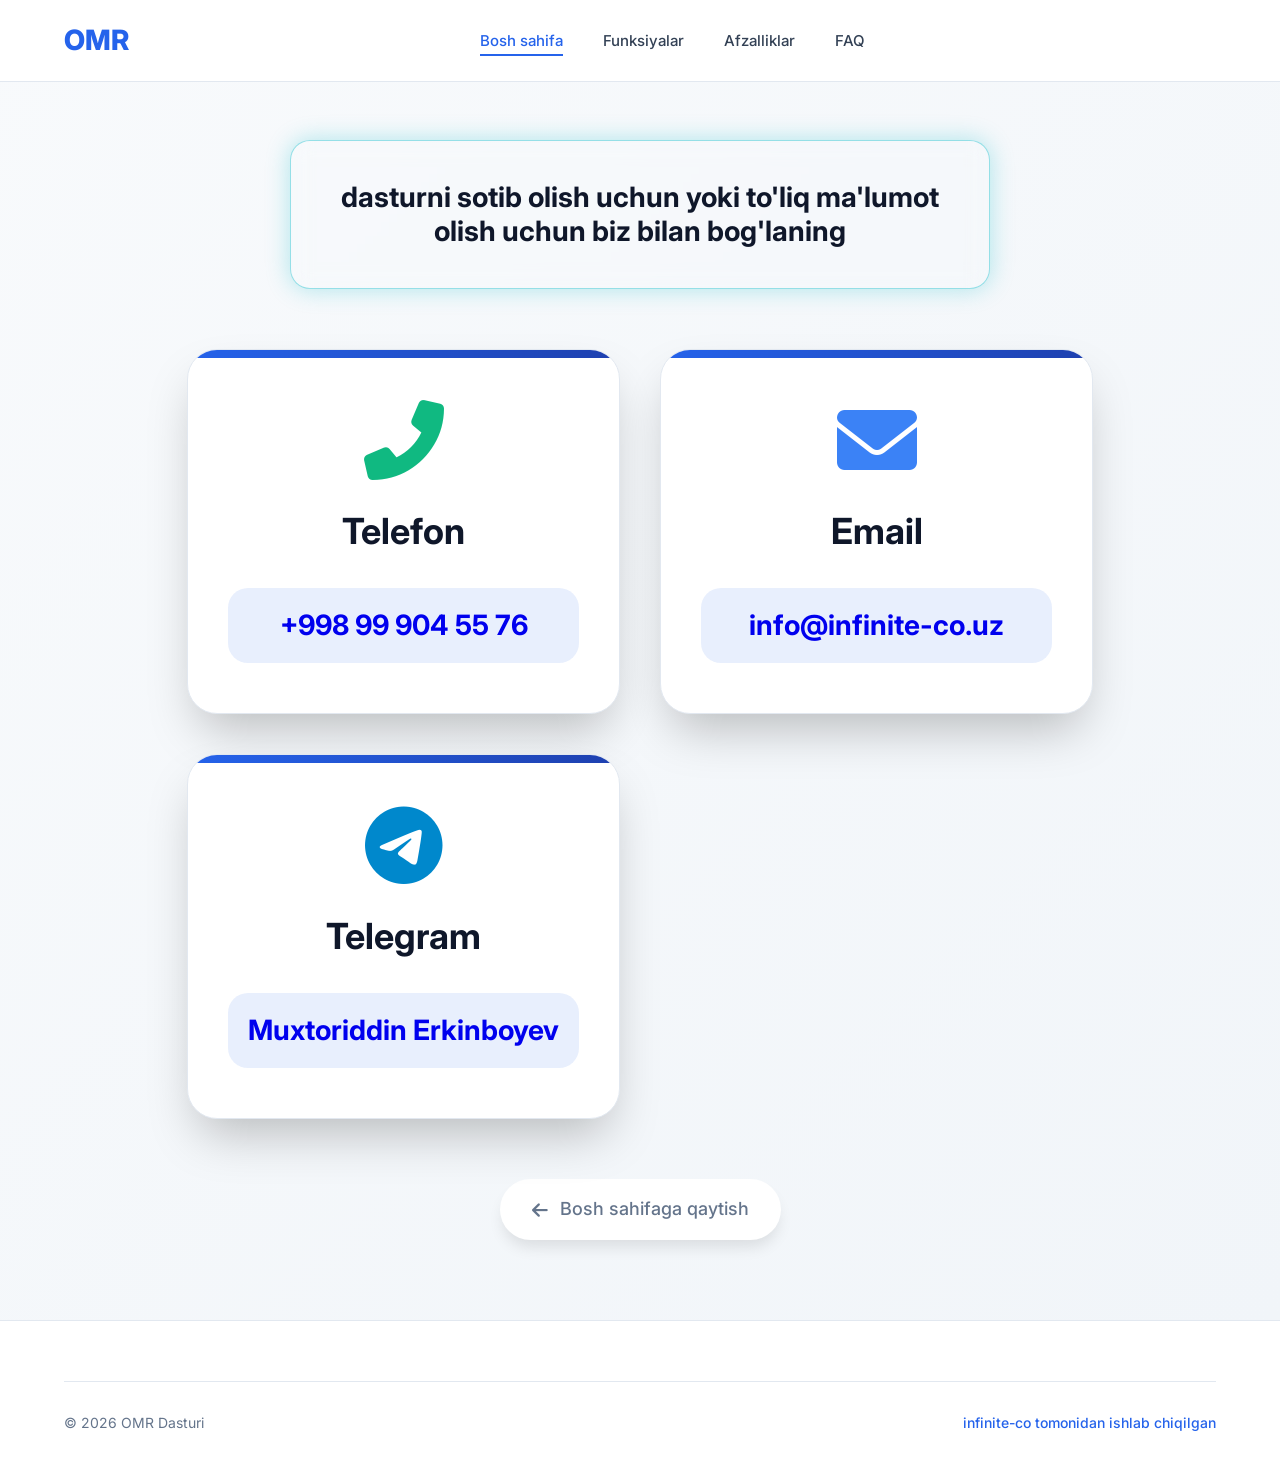
<file: contact.html>
<!DOCTYPE html>
<html lang="uz">
<head>
    <meta charset="UTF-8">
    <meta name="viewport" content="width=device-width, initial-scale=1.0">
    <title>OMR</title>
    <meta name="description" content="OMR System bilan bog'laning. Manzil, telefon, email va telegram orqali biz bilan aloqaga chiqing.">
    <meta name="author" content="OMR">
    <link href="https://fonts.googleapis.com/css2?family=Inter:wght@300;400;500;600;700;800&display=swap" rel="stylesheet">
    <link rel="stylesheet" href="https://cdnjs.cloudflare.com/ajax/libs/font-awesome/6.0.0/css/all.min.css">
    <link rel="stylesheet" href="style.css">
</head>
<body>
    <nav class="navbar">
        <div class="container navbar-content">
            <a href="index.html" class="logo" aria-label="OMR System bosh sahifa">
                <span>OMR</span>
            </a>
                
            <ul class="nav-links" id="navLinks">
                <li><a href="index.html#home" class="active">Bosh sahifa</a></li>
                <li><a href="index.html#demo">Funksiyalar</a></li>
                <li><a href="index.html#features">Afzalliklar</a></li>
                <li><a href="index.html#faq">FAQ</a></li>
            </ul>
            <div class="nav-actions">
            </div>
        </div>
    </nav>
    

    <section class="contact-page">
        <div class="container">
            <div class="contact-header">
                <h3> dasturni sotib olish uchun yoki to'liq ma'lumot olish uchun biz bilan bog'laning</h3>
            </div>
            
            <div class="contact-grid">
                
                <div class="contact-card card-phone">
                    <i class="fas fa-phone-alt"></i>
                    <h3>Telefon</h3>
                    <div class="detail"><a href="tel:+998 99 904 55 76">+998 99 904 55 76</a></div>
                </div>
                

                <div class="contact-card card-email">
                    <i class="fas fa-envelope"></i>
                    <h3>Email</h3>
                    <div class="detail"><a href="https://infinite-co.uz">info@infinite-co.uz</a></div>
                </div>
                

                <div class="contact-card card-telegram">
                    <i class="fab fa-telegram-plane"></i>
                    <h3>Telegram</h3>
                    <div class="detail"><a href="https://t.me/Mukhtoriddin">Muxtoriddin Erkinboyev</a></div>
                </div>
            </div>
            
            <div class="back-link">
                <a href="index.html"><i class="fas fa-arrow-left"></i> Bosh sahifaga qaytish</a>
            </div>
        </div>
    </section>

    <footer class="footer">
        <div class="container">
            <div class="footer-bottom">
                <p>&copy; 2024 OMR Dasturi</p>
                <p class="credit"> infinite-co tomonidan ishlab chiqilgan</p>
            </div>
        </div>
    </footer>
    
    <script src="script.js"></script>
</body>
</html>
</file>
<file: style.css>
:root {
    --primary: #0f172a;
    --primary-light: #1e293b;
    --primary-dark: #020617;
    --secondary: #334155;
    --secondary-light: #64748b;
    --secondary-dark: #1e293b;
    --accent: #2563eb;
    --accent-hover: #1d4ed8;
    --accent-light: #3b82f6;
    --accent-gradient: linear-gradient(135deg, #2563eb 0%, #1e40af 100%);
    --bg-body: #f8fafc;
    --bg-card: #ffffff;
    --bg-section: #f1f5f9;
    --bg-alt: #e2e8f0;
    --cta-gradient: linear-gradient(135deg, #1e40af 0%, #3b82f6 50%, #1e40af 100%);
    --text-main: #0f172a;
    --text-light: #64748b;
    --text-white: #ffffff;
    --text-muted: #94a3b8;    
    --border: #e2e8f0;
    --shadow: 0 10px 15px -3px rgba(0, 0, 0, 0.1);
    --shadow-lg: 0 20px 25px -5px rgba(0, 0, 0, 0.1);
    --shadow-xl: 0 25px 50px -12px rgba(0, 0, 0, 0.25);
    --font-family: 'Inter', sans-serif;
    --transition-fast: 0.2s ease;
    --transition-base: 0.3s ease;
    --transition-slow: 0.5s ease;
    --radius-sm: 8px;
    --radius-md: 12px;
    --radius-lg: 16px;
    --radius-xl: 24px;
    --radius-full: 9999px;
}

* {
    margin: 0;
    padding: 0;
    box-sizing: border-box;
}

html {
    scroll-behavior: smooth;
    font-size: 16px;
}

body {
    font-family: var(--font-family);
    color: var(--text-main);
    background-color: var(--bg-body);
    line-height: 1.6;
    overflow-x: hidden;
}

.container {
    max-width: 1200px;
    margin: 0 auto;
    padding: 0 24px;
}

a {
    text-decoration: none;
    transition: all var(--transition-base);
}

ul {
    list-style: none;
}

img {
    max-width: 100%;
    height: auto;
    display: block;
}

h1, h2, h3, h4, h5, h6 {
    font-weight: 700;
    line-height: 1.2;
    color: var(--text-main);
}

h1 {
    font-size: 48px;
    font-weight: 800;
}

h2 {
    font-size: 40px;
}

h3 {
    font-size: 28px;
}

.section-header {
    text-align: center;
    max-width: 700px;
    margin: 0 auto 60px;
}

.subtitle {
    color: var(--accent);
    font-size: 14px;
    font-weight: 600;
    text-transform: uppercase;
    letter-spacing: 2px;
    display: block;
    margin-bottom: 16px;
}

.gradient-text {
    background: var(--accent-gradient);
    -webkit-background-clip: text;
    background-clip: text;
    color: transparent;
    display: inline-block;
}

.loader {
    position: fixed;
    top: 0;
    left: 0;
    width: 100%;
    height: 100%;
    background: var(--bg-body);
    display: flex;
    justify-content: center;
    align-items: center;
    z-index: 9999;
    transition: opacity var(--transition-base);
}

.loader.fade-out {
    opacity: 0;
    pointer-events: none;
}

.loader-content {
    text-align: center;
}

.loader-spinner {
    width: 50px;
    height: 50px;
    border: 3px solid var(--border);
    border-top-color: var(--accent);
    border-radius: 50%;
    animation: spin 1s infinite linear;
    margin-bottom: 16px;
}

@keyframes spin {
    to { transform: rotate(360deg); }
}

.navbar {
    background: rgba(255, 255, 255, 0.98);
    padding: 18px 0;
    position: fixed;
    width: 100%;
    top: 0;
    z-index: 1000;
    border-bottom: 1px solid var(--border);
    transition: all var(--transition-base);
}

.navbar.scrolled {
    padding: 12px 0;
    box-shadow: var(--shadow);
}

.navbar-content {
    display: flex;
    justify-content: space-between;
    align-items: center;
}

.logo {
    font-size: 28px;
    font-weight: 800;
    color: var(--primary);
}

.logo span {
    color: var(--accent);
}

.nav-links {
    display: flex;
    gap: 40px;
}

.nav-links a {
    color: var(--secondary);
    font-weight: 500;
    font-size: 15px;
    position: relative;
    padding: 4px 0;
}

.nav-links a::after {
    content: '';
    position: absolute;
    bottom: -2px;
    left: 0;
    width: 0;
    height: 2px;
    background: var(--accent);
    transition: width var(--transition-base);
}

.nav-links a:hover,
.nav-links a.active {
    color: var(--accent);
}

.nav-links a:hover::after,
.nav-links a.active::after {
    width: 100%;
}

.nav-actions {
    display: flex;
    align-items: center;
    gap: 20px;
}

.hamburger {
    display: none;
    flex-direction: column;
    cursor: pointer;
    background: none;
    border: none;
    padding: 10px;
}

.hamburger span {
    width: 25px;
    height: 3px;
    background: var(--primary);
    margin: 2px 0;
    transition: all var(--transition-base);
}

.hamburger.active span:nth-child(1) {
    transform: rotate(45deg) translate(5px, 5px);
}

.hamburger.active span:nth-child(2) {
    opacity: 0;
}

.hamburger.active span:nth-child(3) {
    transform: rotate(-45deg) translate(7px, -7px);
}

.btn-primary {
    background: linear-gradient(135deg, var(--accent) 0%, var(--accent-hover) 100%);
    color: var(--text-white);
    padding: 14px 32px;
    border-radius: var(--radius-md);
    font-weight: 600;
    display: inline-flex;
    align-items: center;
    gap: 8px;
    border: none;
    box-shadow: 0 4px 15px rgba(37, 99, 235, 0.3);
    transition: all var(--transition-base);
}

.btn-primary:hover {
    transform: translateY(-3px);
    box-shadow: 0 6px 20px rgba(37, 99, 235, 0.4);
}

.btn-outline {
    background-color: transparent;
    color: var(--accent);
    padding: 12px 30px;
    border-radius: var(--radius-md);
    font-weight: 600;
    display: inline-flex;
    align-items: center;
    gap: 8px;
    border: 2px solid var(--accent);
}

.btn-outline:hover {
    background-color: var(--accent);
    color: var(--text-white);
    transform: translateY(-3px);
}

.btn-cta {
    background: var(--text-white);
    color: var(--accent);
    padding: 18px 45px;
    border-radius: var(--radius-md);
    font-weight: 700;
    font-size: 17px;
    display: inline-flex;
    align-items: center;
    gap: 10px;
    box-shadow: 0 6px 25px rgba(0, 0, 0, 0.25);
}

.btn-cta:hover {
    background: var(--bg-body);
    transform: translateY(-5px);
}

.hero {
    padding: 180px 0 120px;
    background: linear-gradient(135deg, #f0f9ff 0%, #e0f2fe 50%, #dbeafe 100%);
    position: relative;
    overflow: hidden;
}

.hero-content {
    display: grid;
    grid-template-columns: 1.1fr 1fr;
    gap: 60px;
    align-items: center;
}

.badge {
    background: rgba(37, 99, 235, 0.1);
    color: var(--accent);
    padding: 8px 16px;
    border-radius: 40px;
    font-size: 14px;
    font-weight: 600;
    display: inline-flex;
    align-items: center;
    gap: 6px;
    margin-bottom: 24px;
}

.hero-text h1 {
    margin-bottom: 24px;
}

.hero-description {
    font-size: 18px;
    color: var(--text-light);
    margin-bottom: 32px;
    max-width: 600px;
}

.hero-stats {
    display: flex;
    gap: 40px;
    margin-bottom: 32px;
}

.stat-item {
    display: flex;
    flex-direction: column;
}

.stat-number {
    font-size: 32px;
    font-weight: 800;
    color: var(--accent);
}

.stat-label {
    font-size: 14px;
    color: var(--text-light);
    text-transform: uppercase;
    letter-spacing: 0.5px;
}

.hero-btns {
    display: flex;
    gap: 16px;
    margin-bottom: 40px;
    flex-wrap: wrap;
}

.trust-badges p {
    color: var(--text-light);
    font-size: 14px;
    margin-bottom: 12px;
}

.trust-icons {
    display: flex;
    gap: 24px;
    color: var(--text-light);
    font-size: 24px;
    opacity: 0.7;
}

/* Hero Visual */
.hero-visual {
    position: relative;
}

.main-image {
    width: 500px;
    height: 400px;
    border-radius: var(--radius-lg);
    box-shadow: var(--shadow-xl);
    animation: float 6s ease-in-out infinite;
    margin-left: 140px;
}

@keyframes float {
    0%, 100% { transform: translateY(0); }
    50% { transform: translateY(-10px); }
}

.floating-card {
    position: absolute;
    background: white;
    padding: 12px 18px;
    border-radius: var(--radius-md);
    box-shadow: var(--shadow-lg);
    display: flex;
    align-items: center;
    gap: 10px;
    animation: floatCard 4s ease-in-out infinite;
}

.floating-card i {
    color: var(--accent);
    font-size: 20px;
}

.card-1 {
    top: -20px;
    right: -20px;
}

.card-2 {
    bottom: 40px;
    left: -20px;
    animation-delay: 1s;
}

.card-3 {
    top: 40%;
    right: -30px;
    animation-delay: 2s;
}

@keyframes floatCard {
    0%, 100% { transform: translateY(0); }
    50% { transform: translateY(-5px); }
}

.scroll-indicator {
    position: absolute;
    bottom: 30px;
    left: 50%;
    transform: translateX(-50%);
    display: flex;
    flex-direction: column;
    align-items: center;
    gap: 8px;
    color: var(--text-light);
    font-size: 14px;
}

.scroll-indicator i {
    animation: bounce 2s infinite;
}

@keyframes bounce {
    0%, 100% { transform: translateY(0); }
    50% { transform: translateY(5px); }
}

.demo-section {
    padding: 100px 0;
    background: var(--bg-card);
}

.video-slider-container {
    position: relative;
    max-width: 1000px;
    margin: 0 auto;
    padding: 0 60px;
}

.slider-btn {
    position: absolute;
    top: 50%;
    transform: translateY(-50%);
    background: var(--bg-card);
    border: 2px solid var(--border);
    width: 50px;
    height: 50px;
    border-radius: 50%;
    cursor: pointer;
    display: flex;
    align-items: center;
    justify-content: center;
    font-size: 18px;
    color: var(--primary);
    transition: all var(--transition-base);
    box-shadow: var(--shadow);
    z-index: 10;
}

.slider-btn:hover {
    background: var(--accent);
    color: var(--text-white);
    border-color: var(--accent);
    transform: translateY(-50%) scale(1.1);
}

.prev-btn {
    left: 0;
}

.next-btn {
    right: 0;
}



.slide {
    display: none;
    animation: fadeIn 10s ease;
}

.slide.active {
    display: block;
}

.slide-video {
    width: 100%;
    background: #000;
    position: relative;
    padding-top: 56.25%; /* 16:9 Aspect Ratio */
    overflow: hidden;
}

.slide-video video {
    position: absolute;
    top: 0;
    left: 0;
    width: 100%;
    height: 100%;
    object-fit: contain;
    display: block;
    background: #000;
}

.slide-info {
    padding: 40px;
    background: var(--bg-card);
    text-align: center;
}

.slide-icon {
    width: 80px;
    height: 80px;
    background: linear-gradient(135deg, var(--accent) 0%, var(--accent-light) 100%);
    border-radius: 20px;
    display: flex;
    align-items: center;
    justify-content: center;
    color: var(--text-white);
    font-size: 36px;
    margin: 0 auto 24px;
    box-shadow: 0 10px 30px rgba(37, 99, 235, 0.3);
}

.slide-info h3 {
    font-size: 28px;
    margin-bottom: 16px;
}

.slide-info p {
    font-size: 17px;
    color: var(--text-light);
    line-height: 1.7;
    max-width: 700px;
    margin: 0 auto;
}

.slider-dots {
    display: flex;
    justify-content: center;
    gap: 12px;
    margin-top: 30px;
}

.dot {
    width: 12px;
    height: 12px;
    border-radius: 50%;
    background: var(--border);
    cursor: pointer;
    transition: all var(--transition-base);
}

.dot.active {
    background: var(--accent);
    transform: scale(1.3);
}

.slide-counter {
    text-align: center;
    margin-top: 20px;
    font-size: 16px;
    color: var(--text-light);
    font-weight: 500;
}

.slide-counter span {
    color: var(--accent);
    font-weight: 700;
}

.features {
    padding: 100px 0;
    background: var(--bg-section);
}

.features-grid {
    display: grid;
    grid-template-columns: repeat(auto-fit, minmax(260px, 1fr));
    gap: 30px;
}

.feature-item {
    background: var(--bg-card);
    padding: 40px 32px;
    border-radius: var(--radius-lg);
    border: 1px solid var(--border);
    transition: all var(--transition-base);
    text-align: center;
}

.feature-item:hover {
    box-shadow: var(--shadow-lg);
    transform: translateY(-5px);
    border-color: var(--accent-light);
}

.icon-box {
    width: 70px;
    height: 70px;
    background: rgba(37, 99, 235, 0.1);
    border-radius: var(--radius-lg);
    display: flex;
    align-items: center;
    justify-content: center;
    font-size: 30px;
    color: var(--accent);
    margin: 0 auto 24px;
}

.feature-item h3 {
    margin-bottom: 14px;
    font-size: 20px;
}

.feature-item p {
    font-size: 15px;
    color: var(--text-light);
    margin-bottom: 20px;
}

.feature-progress {
    margin-top: 16px;
    padding-top: 16px;
    border-top: 1px solid var(--border);
}

.feature-progress span {
    color: var(--accent);
    font-weight: 600;
    font-size: 14px;
}

.requirements {
    padding: 80px 0;
    background: var(--bg-body);
}

.requirements-grid {
    display: grid;
    grid-template-columns: repeat(auto-fit, minmax(180px, 1fr));
    gap: 20px;
    max-width: 800px;
    margin: 0 auto;
}

.requirement-card {
    background: var(--bg-card);
    padding: 30px 20px;
    border-radius: var(--radius-lg);
    border: 1px solid var(--border);
    text-align: center;
    transition: all var(--transition-base);
}

.requirement-card:hover {
    transform: translateY(-5px);
    box-shadow: var(--shadow);
    border-color: var(--accent);
}

.requirement-card i {
    font-size: 40px;
    color: var(--accent);
    margin-bottom: 15px;
}

.requirement-card h4 {
    font-size: 18px;
    margin-bottom: 5px;
}

.requirement-card p {
    color: var(--text-light);
    font-size: 14px;
}

.stats-section {
    padding: 80px 0;
    background: linear-gradient(135deg, var(--accent) 0%, var(--accent-hover) 100%);
    color: white;
}

.stats-grid {
    display: grid;
    grid-template-columns: repeat(auto-fit, minmax(200px, 1fr));
    gap: 40px;
    text-align: center;
}

.stat-card {
    padding: 20px;
}

.stat-card i {
    font-size: 48px;
    margin-bottom: 20px;
    opacity: 0.9;
}

.stat-card .stat-number {
    font-size: 48px;
    font-weight: 800;
    margin-bottom: 8px;
    color: white;
}

.stat-card .stat-label {
    font-size: 16px;
    opacity: 0.9;
    text-transform: uppercase;
    letter-spacing: 1px;
    color: white;
}

.faq {
    padding: 100px 0;
    background: var(--bg-body);
}

.faq-grid {
    max-width: 800px;
    margin: 0 auto;
}

.faq-item {
    margin-bottom: 16px;
    border: 1px solid var(--border);
    border-radius: var(--radius-md);
    overflow: hidden;
}

.faq-question {
    background: var(--bg-card);
    padding: 20px 24px;
    display: flex;
    justify-content: space-between;
    align-items: center;
    cursor: pointer;
    transition: background var(--transition-base);
}

.faq-question:hover {
    background: var(--bg-section);
}

.faq-question h3 {
    font-size: 17px;
    font-weight: 600;
    margin: 0;
}

.faq-question i {
    color: var(--text-light);
    transition: transform var(--transition-base);
}

.faq-item.active .faq-question i {
    transform: rotate(45deg);
}

.faq-answer {
    padding: 0 24px;
    max-height: 0;
    overflow: hidden;
    transition: all var(--transition-base);
    background: var(--bg-body);
}

.faq-item.active .faq-answer {
    padding: 20px 24px;
    max-height: 200px;
}

.faq-answer p {
    color: var(--text-light);
    line-height: 1.7;
}


.cta-strip {
    background: var(--cta-gradient);
    background-size: 200% 200%;
    animation: gradientMove 15s ease infinite;
    padding: 100px 0;
    text-align: center;
    position: relative;
    overflow: hidden;
}

@keyframes gradientMove {
    0% { background-position: 0% 50%; }
    50% { background-position: 100% 50%; }
    100% { background-position: 0% 50%; }
}

.cta-content {
    position: relative;
    z-index: 1;
}

.cta-icon {
    font-size: 60px;
    color: rgba(255, 255, 255, 0.9);
    margin-bottom: 24px;
    display: block;
    animation: float 3s ease-in-out infinite;
}

.cta-strip h2 {
    font-size: 42px;
    margin-bottom: 16px;
    color: white;
}

.cta-strip p {
    font-size: 20px;
    color: rgba(255, 255, 255, 0.9);
    margin-bottom: 35px;
}

.cta-note {
    margin-top: 20px;
    font-size: 14px;
    color: rgba(255, 255, 255, 0.8);
    display: flex;
    align-items: center;
    justify-content: center;
    gap: 8px;
}

/* ========== FOOTER ========== */
.footer {
    padding: 60px 0 30px;
    background: var(--bg-card);
    border-top: 1px solid var(--border);
}

.footer-content {
    display: grid;
    grid-template-columns: 1.5fr 2fr;
    gap: 60px;
    margin-bottom: 40px;
}

.footer-logo {
    font-size: 24px;
    font-weight: 700;
    color: var(--primary);
    margin-bottom: 15px;
}

.footer-logo span {
    color: var(--accent);
}

.footer-info p {
    color: var(--text-light);
    line-height: 1.7;
    max-width: 300px;
}

.footer-links {
    display: grid;
    grid-template-columns: repeat(2, 1fr);
    gap: 40px;
}

.footer-col h4 {
    font-size: 16px;
    margin-bottom: 20px;
    color: var(--primary);
}

.footer-col ul li {
    margin-bottom: 12px;
}

.footer-col ul li a {
    color: var(--text-light);
    font-size: 15px;
    transition: color var(--transition-base);
}

.footer-col ul li a:hover {
    color: var(--accent);
    padding-left: 5px;
}

.footer-bottom {
    padding-top: 30px;
    border-top: 1px solid var(--border);
    display: flex;
    justify-content: space-between;
    align-items: center;
    color: var(--text-light);
    font-size: 14px;
}

.credit {
    color: var(--accent);
    font-weight: 500;
}



/* Tablet: 768px - 1024px */
@media (max-width: 1024px) {
    h1 {
        font-size: 42px;
    }
    
    h2 {
        font-size: 36px;
    }
    
    .hero-content {
        grid-template-columns: 1fr;
        text-align: center;
    }
    
    .hero-description {
        margin-left: auto;
        margin-right: auto;
    }
    
    .hero-stats {
        justify-content: center;
    }
    
    .hero-btns {
        justify-content: center;
    }
    
    .hero-visual {
        max-width: 600px;
        margin: 0 auto;
        order: -1;
    }
    
    .video-slider-container {
        padding: 0 50px;
    }
    
    .footer-content {
        grid-template-columns: 1fr;
        gap: 40px;
    }
    
    .footer-info p {
        max-width: 100%;
    }
}

/* Mobile: 480px - 768px */
@media (max-width: 768px) {
    h1 {
        font-size: 36px;
    }
    
    h2 {
        font-size: 32px;
    }
    
    h3 {
        font-size: 24px;
    }
    
    .nav-links,
    .navbar .btn-primary {
        display: none;
    }
    
    .hamburger {
        display: flex;
    }
    
    .nav-links.active {
        display: flex;
        position: absolute;
        top: 100%;
        left: 0;
        width: 100%;
        background: white;
        padding: 24px;
        flex-direction: column;
        align-items: center;
        gap: 20px;
        box-shadow: var(--shadow);
        border-radius: 0 0 var(--radius-md) var(--radius-md);
    }
    
    .hero-stats {
        flex-wrap: wrap;
        gap: 20px;
    }
    
    .hero-btns {
        flex-direction: column;
        align-items: center;
    }
    
    .btn-primary,
    .btn-outline {
        width: 100%;
        max-width: 300px;
        justify-content: center;
    }
    
    .video-slider-container {
        padding: 0 40px;
    }
    
    .slider-btn {
        width: 40px;
        height: 40px;
    }
    
    .slide-info {
        padding: 30px 20px;
    }
    
    .slide-icon {
        width: 60px;
        height: 60px;
        font-size: 28px;
    }
    
    .stats-grid {
        grid-template-columns: repeat(2, 1fr);
        gap: 20px;
    }
    
    .stat-card .stat-number {
        font-size: 36px;
    }
    
    .cta-strip h2 {
        font-size: 32px;
    }
    
    .footer-links {
        grid-template-columns: 1fr;
        gap: 30px;
    }
    
    .footer-bottom {
        flex-direction: column;
        text-align: center;
        gap: 10px;
    }
}

/* Small Mobile: < 480px */
@media (max-width: 480px) {
    h1 {
        font-size: 28px;
    }
    
    h2 {
        font-size: 28px;
    }
    
    .hero {
        padding: 150px 0 80px;
    }
    
    .video-slider-container {
        padding: 0 35px;
    }
    
    .slider-btn {
        width: 35px;
        height: 35px;
        font-size: 14px;
    }
    
    .stats-grid {
        grid-template-columns: 1fr;
    }
    
    .requirements-grid {
        grid-template-columns: 1fr;
    }
    
    .slide-info h3 {
        font-size: 20px;
    }
    
    .slide-info p {
        font-size: 15px;
    }
}

@media (max-width: 768px) {
    .btn-primary,
    .btn-outline,
    .slider-btn,
    .dot,
    .nav-links a,
    .footer-col ul li a {
        min-height: 44px;
        min-width: 44px;
        display: inline-flex;
        align-items: center;
        justify-content: center;
    }
}

:focus-visible {
    outline: 3px solid var(--accent);
    outline-offset: 2px;
}

.visually-hidden {
    position: absolute;
    width: 1px;
    height: 1px;
    padding: 0;
    margin: -1px;
    overflow: hidden;
    clip: rect(0, 0, 0, 0);
    border: 0;
}

.skip-link {
    position: absolute;
    top: -40px;
    left: 0;
    background: var(--accent);
    color: white;
    padding: 8px;
    z-index: 1001;
    transition: top var(--transition-base);
}

.skip-link:focus {
    top: 0;
}

@keyframes fadeInUp {
    from {
        opacity: 0;
        transform: translateY(30px);
    }
    to {
        opacity: 1;
        transform: translateY(0);
    }
}

.fadeInUp {
    animation: fadeInUp 0.6s ease forwards;
}

@media print {
    .navbar,
    .hero-btns,
    .slider-btn,
    .btn-cta,
    .footer {
        display: none;
    }
    
    body {
        background: white;
        color: black;
    }
    
    a {
        text-decoration: underline;
        color: black;
    }
}










/* 
__________________________________________________________________    
contact.html
*/ 





        .contact-page {
            padding: 140px 0 80px;
            min-height: 100vh;
            background: linear-gradient(135deg, #f8fafc 0%, #f1f5f9 100%);
            display: flex;
            align-items: center;
        }
        
        .contact-header {
            text-align: center;
            max-width: 700px;
            margin: 0 auto 60px;
            padding: 40px 30px;

            background: rgba(255, 255, 255, 0.05);
            backdrop-filter: blur(10px);

            border-radius: 20px;
            border: 1px solid rgba(4, 184, 200, 0.4);

            box-shadow: 0 0 25px rgba(4, 184, 200, 0.3);

            transition: 0.4s ease;
        }

   
        .contact-header h1 {
            font-size: 48px;
            color: #0f172a;
            margin-bottom: 20px;
            font-weight: 800;
        }
        
        .contact-header p {
            font-size: 20px;
            color: #64748b;
            line-height: 1.7;
        }
        
        .contact-grid {
            display: grid;
            grid-template-columns: repeat(2, 1fr);
            gap: 40px;
            max-width: 1100px;
            margin: 0 auto;
        }
        
        .contact-card {
            background: white;
            border-radius: 30px;
            padding: 50px 40px;
            text-align: center;
            box-shadow: 0 25px 50px -12px rgba(0, 0, 0, 0.25);
            transition: all 0.4s ease;
            border: 1px solid #e2e8f0;
            position: relative;
            overflow: hidden;
            min-height: 350px;
            display: flex;
            flex-direction: column;
            justify-content: center;
        }
        
        .contact-card::before {
            content: '';
            position: absolute;
            top: 0;
            left: 0;
            width: 100%;
            height: 8px;
            background: linear-gradient(135deg, #2563eb 0%, #1e40af 100%);
        }
        
        .contact-card:hover {
            transform: translateY(-10px);
            box-shadow: 0 35px 60px -15px rgba(37, 99, 235, 0.4);
        }
        
        .contact-card i {
            font-size: 80px;
            margin-bottom: 30px;
            display: inline-block;
        }
        
        .contact-card h3 {
            font-size: 36px;
            margin-bottom: 20px;
            color: #0f172a;
            font-weight: 700;
        }
        
        .contact-card p {
            font-size: 24px;
            color: #334155;
            margin-bottom: 15px;
            font-weight: 500;
            line-height: 1.5;
        }
        
        .contact-card .detail {
            font-size: 28px;
            color: #2563eb;
            font-weight: 700;
            word-break: break-word;
            background: rgba(37, 99, 235, 0.1);
            padding: 15px 20px;
            border-radius: 20px;
            display: inline-block;
            margin-top: 15px;
        }
        
        .contact-card .sub-detail {
            font-size: 20px;
            color: #64748b;
            margin-top: 10px;
        }
        
        .card-location i { color: #ef4444; }
        .card-phone i { color: #10b981; }
        .card-email i { color: #3b82f6; }
        .card-telegram i { color: #0088cc; }
        
        .back-link {
            text-align: center;
            margin-top: 60px;
            grid-column: span 2;
        }
        
        .back-link a {
            color: #64748b;
            text-decoration: none;
            display: inline-flex;
            align-items: center;
            gap: 12px;
            font-size: 18px;
            padding: 16px 32px;
            background: white;
            border-radius: 50px;
            box-shadow: 0 10px 15px -3px rgba(0,0,0,0.1);
            transition: all 0.3s ease;
            font-weight: 500;
        }
        
        .back-link a:hover {
            color: #2563eb;
            transform: translateX(-5px);
            box-shadow: 0 20px 25px -5px rgba(37,99,235,0.2);
        }
        
        @media (max-width: 992px) {
            .contact-grid {
                grid-template-columns: 1fr;
                gap: 30px;
                max-width: 600px;
            }
            
            .contact-header h1 {
                font-size: 42px;
            }
            
            .contact-card {
                padding: 40px 30px;
                min-height: 300px;
            }
            
            .contact-card i {
                font-size: 70px;
            }
            
            .contact-card h3 {
                font-size: 32px;
            }
            
            .contact-card p {
                font-size: 20px;
            }
            
            .contact-card .detail {
                font-size: 24px;
            }
            
            .back-link {
                grid-column: span 1;
            }
        }
        
        @media (max-width: 480px) {
            .contact-page {
                padding: 120px 0 60px;
            }
            
            .contact-header h1 {
                font-size: 36px;
            }
            
            .contact-header p {
                font-size: 18px;
            }
            
            .contact-card i {
                font-size: 60px;
            }
            
            .contact-card h3 {
                font-size: 28px;
            }
            
            .contact-card p {
                font-size: 18px;
            }
            
            .contact-card .detail {
                font-size: 20px;
                padding: 12px 15px;
            }
        }

        .tel{
            background-color: #0088cc;
            color: white;
            border-radius: 3px;
        }

        .tela{
            text-decoration: none;
            color: white;
        }
</file>
